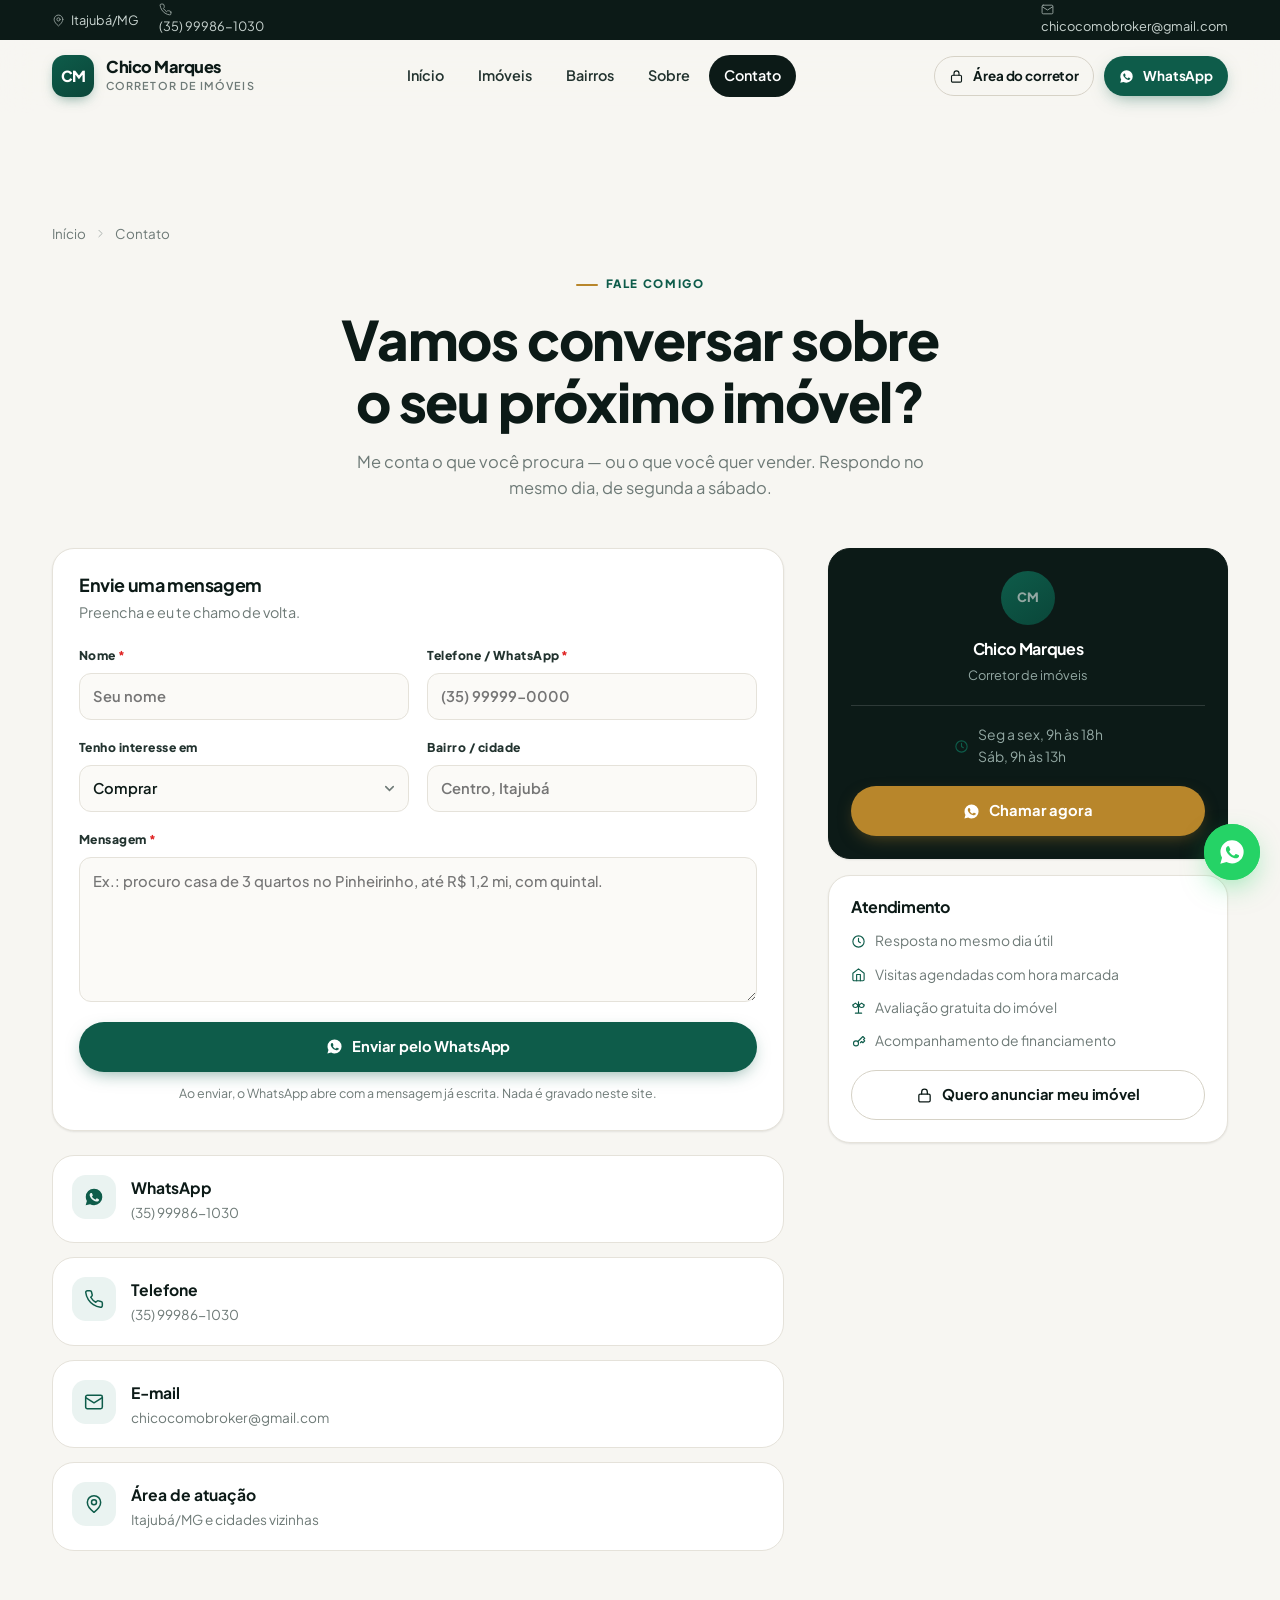
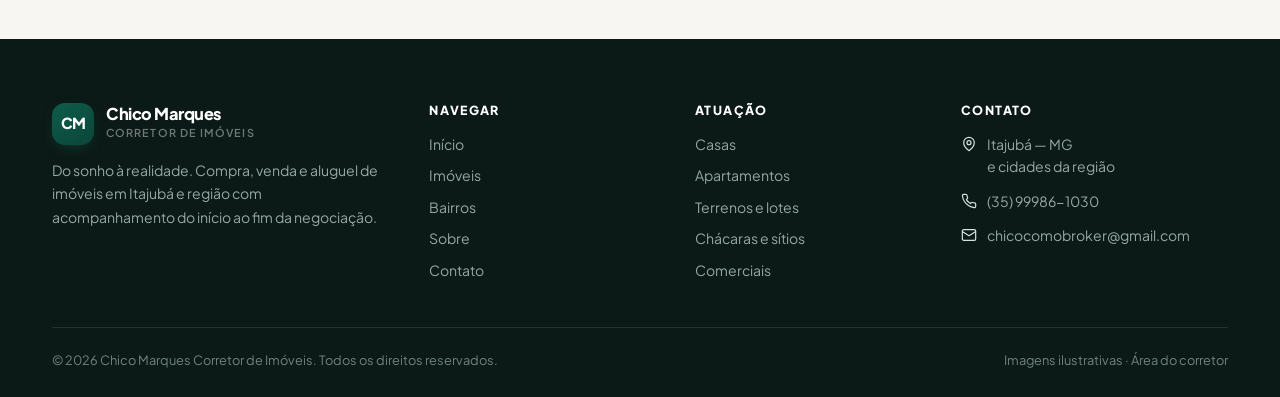
<file: contato.html>
<!DOCTYPE html>
<html lang="pt-BR">
<head>
<meta charset="utf-8">
<meta name="viewport" content="width=device-width,initial-scale=1">
<title>Contato · Chico Marques Corretor de Imóveis em Itajubá/MG</title>
<meta name="description" content="Fale com o Chico Marques para comprar, vender ou alugar imóveis em Itajubá e região. WhatsApp, telefone e e-mail.">
<meta name="theme-color" content="#0E5C4A">
<link rel="preconnect" href="https://fonts.googleapis.com">
<link rel="preconnect" href="https://fonts.gstatic.com" crossorigin>
<link href="https://fonts.googleapis.com/css2?family=Plus+Jakarta+Sans:ital,wght@0,400;0,500;0,600;0,700;0,800;1,400&display=swap" rel="stylesheet">
<link rel="stylesheet" href="assets/css/styles.css">
<link rel="icon" href="data:image/svg+xml,<svg xmlns='http://www.w3.org/2000/svg' viewBox='0 0 100 100'><rect width='100' height='100' rx='24' fill='%230E5C4A'/><text x='50' y='68' font-size='46' font-family='sans-serif' font-weight='800' fill='white' text-anchor='middle'>CM</text></svg>">
</head>
<body data-page="contato">
<main class="wrap section" id="app"></main>
<script src="assets/js/data.js"></script>
<script src="assets/js/app.js"></script>
<script>
(function(){
  var A = window.App, I = A.ICONS, esc = A.esc, $ = A.$;
  A.mountChrome({ativo:'Contato'}); A.mountFooter(); A.mountWA();
  var C = A.CONFIG;

  $('#app').innerHTML =
    '<nav class="crumb"><a href="index.html">Início</a>' + I.chevR + '<span>Contato</span></nav>' +
    '<div style="text-align:center;max-width:620px;margin:0 auto 46px">' +
      '<span class="eyebrow">Fale comigo</span>' +
      '<h1 style="margin-bottom:16px">Vamos conversar sobre<br>o seu próximo imóvel?</h1>' +
      '<p class="lead" style="margin-inline:auto">Me conta o que você procura — ou o que você quer vender. Respondo no mesmo dia, de segunda a sábado.</p>' +
    '</div>' +

    '<div class="contact-grid">' +
      '<div>' +
        '<div class="form-panel">' +
          '<h3 style="margin-bottom:6px">Envie uma mensagem</h3>' +
          '<p style="color:var(--muted);font-size:.9rem;margin-bottom:22px">Preencha e eu te chamo de volta.</p>' +
          '<form id="cForm" novalidate>' +
            '<div class="form-grid">' +
              '<div class="f"><label for="cNome">Nome<span class="req">*</span></label><input id="cNome" required placeholder="Seu nome"></div>' +
              '<div class="f"><label for="cTel">Telefone / WhatsApp<span class="req">*</span></label><input id="cTel" required inputmode="tel" placeholder="(35) 99999-0000"></div>' +
            '</div>' +
            '<div class="form-grid" style="margin-top:18px">' +
              '<div class="f"><label for="cFim">Tenho interesse em</label><select id="cFim">' +
                '<option>Comprar</option><option>Alugar</option><option>Vender meu imóvel</option><option>Indicar alguém</option><option>Outro assunto</option></select></div>' +
              '<div class="f"><label for="cBairro">Bairro / cidade</label><input id="cBairro" list="dlB" placeholder="Centro, Itajubá">' +
                '<datalist id="dlB">' + A.faceis().bairros.slice(0,40).map(function(b){return '<option value="'+esc(b)+'">';}).join('') + '</datalist></div>' +
            '</div>' +
            '<div class="f wide" style="margin-top:18px"><label for="cMsg">Mensagem<span class="req">*</span></label>' +
              '<textarea id="cMsg" required rows="5" placeholder="Ex.: procuro casa de 3 quartos no Pinheirinho, até R$ 1,2 mi, com quintal."></textarea></div>' +
            '<button class="btn btn-primary btn-block" type="submit" style="margin-top:20px" id="cSend">' + I.wa + 'Enviar pelo WhatsApp</button>' +
            '<p style="font-size:.78rem;color:var(--muted);margin-top:12px;text-align:center">Ao enviar, o WhatsApp abre com a mensagem já escrita. Nada é gravado neste site.</p>' +
          '</form>' +
        '</div>' +

        '<div class="contact-cards">' +
          '<a class="c-card" href="https://wa.me/' + C.foneLink + '" target="_blank" rel="noopener">' +
            '<span class="ico">' + I.wa + '</span><div><b>WhatsApp</b><span>' + esc(C.fone) + '</span></div></a>' +
          '<a class="c-card" href="tel:+' + C.foneLink + '">' +
            '<span class="ico">' + I.phone + '</span><div><b>Telefone</b><span>' + esc(C.fone) + '</span></div></a>' +
          '<a class="c-card" href="mailto:' + C.email + '">' +
            '<span class="ico">' + I.mail + '</span><div><b>E-mail</b><span>' + esc(C.email) + '</span></div></a>' +
          '<div class="c-card"><span class="ico">' + I.pin + '</span><div><b>Área de atuação</b>' +
            '<span>' + esc(C.cidade) + '/' + esc(C.uf) + ' e cidades vizinhas</span></div></div>' +
        '</div>' +
      '</div>' +

      '<aside style="display:grid;gap:16px">' +
        '<div class="side-card dark">' +
          '<div class="side-agent" style="justify-content:center;text-align:center;flex-direction:column;gap:0">' +
            '<span class="agent-av" style="margin-bottom:11px">CM</span>' +
            '<div><b>' + esc(C.nome) + '</b><span>Corretor de imóveis</span></div>' +
          '</div>' +
          '<div class="side-info" style="color:#93A8A3;justify-items:center">' +
            '<div>' + I.clock + '<span>Seg a sex, 9h às 18h<br>Sáb, 9h às 13h</span></div>' +
          '</div>' +
          '<a class="btn btn-gold btn-block" href="https://wa.me/' + C.foneLink + '" target="_blank" rel="noopener">' + I.wa + 'Chamar agora</a>' +
        '</div>' +
        '<div class="side-card">' +
          '<h3 style="margin-bottom:14px;font-size:1rem">Atendimento</h3>' +
          '<div class="side-info">' +
            '<div>' + I.clock + '<span>Resposta no mesmo dia útil</span></div>' +
            '<div>' + I.home + '<span>Visitas agendadas com hora marcada</span></div>' +
            '<div>' + I.scale + '<span>Avaliação gratuita do imóvel</span></div>' +
            '<div>' + I.key + '<span>Acompanhamento de financiamento</span></div>' +
          '</div>' +
          '<a class="btn btn-ghost btn-block" href="corretor.html">' + I.lock + 'Quero anunciar meu imóvel</a>' +
        '</div>' +
      '</aside>' +
    '</div>';

  $('#cForm').addEventListener('submit', function(e){
    e.preventDefault();
    var n = $('#cNome').value.trim(), t = $('#cTel').value.trim(), m = $('#cMsg').value.trim();
    if(!n || !t || !m){ A.toast('Preencha nome, telefone e mensagem.','err'); return; }
    var b = $('#cBairro').value.trim(), f = $('#cFim').value;
    var texto = 'Olá ' + C.nome + '! Meu nome é ' + n + ' (' + t + ').\n\n' +
      f + (b ? ' — ' + b : '') + '\n\n' + m;
    window.open(A.fmt.wa(texto), '_blank');
    A.toast('Abrindo o WhatsApp com sua mensagem.');
  });
})();
</script>
</body>
</html>
</file>
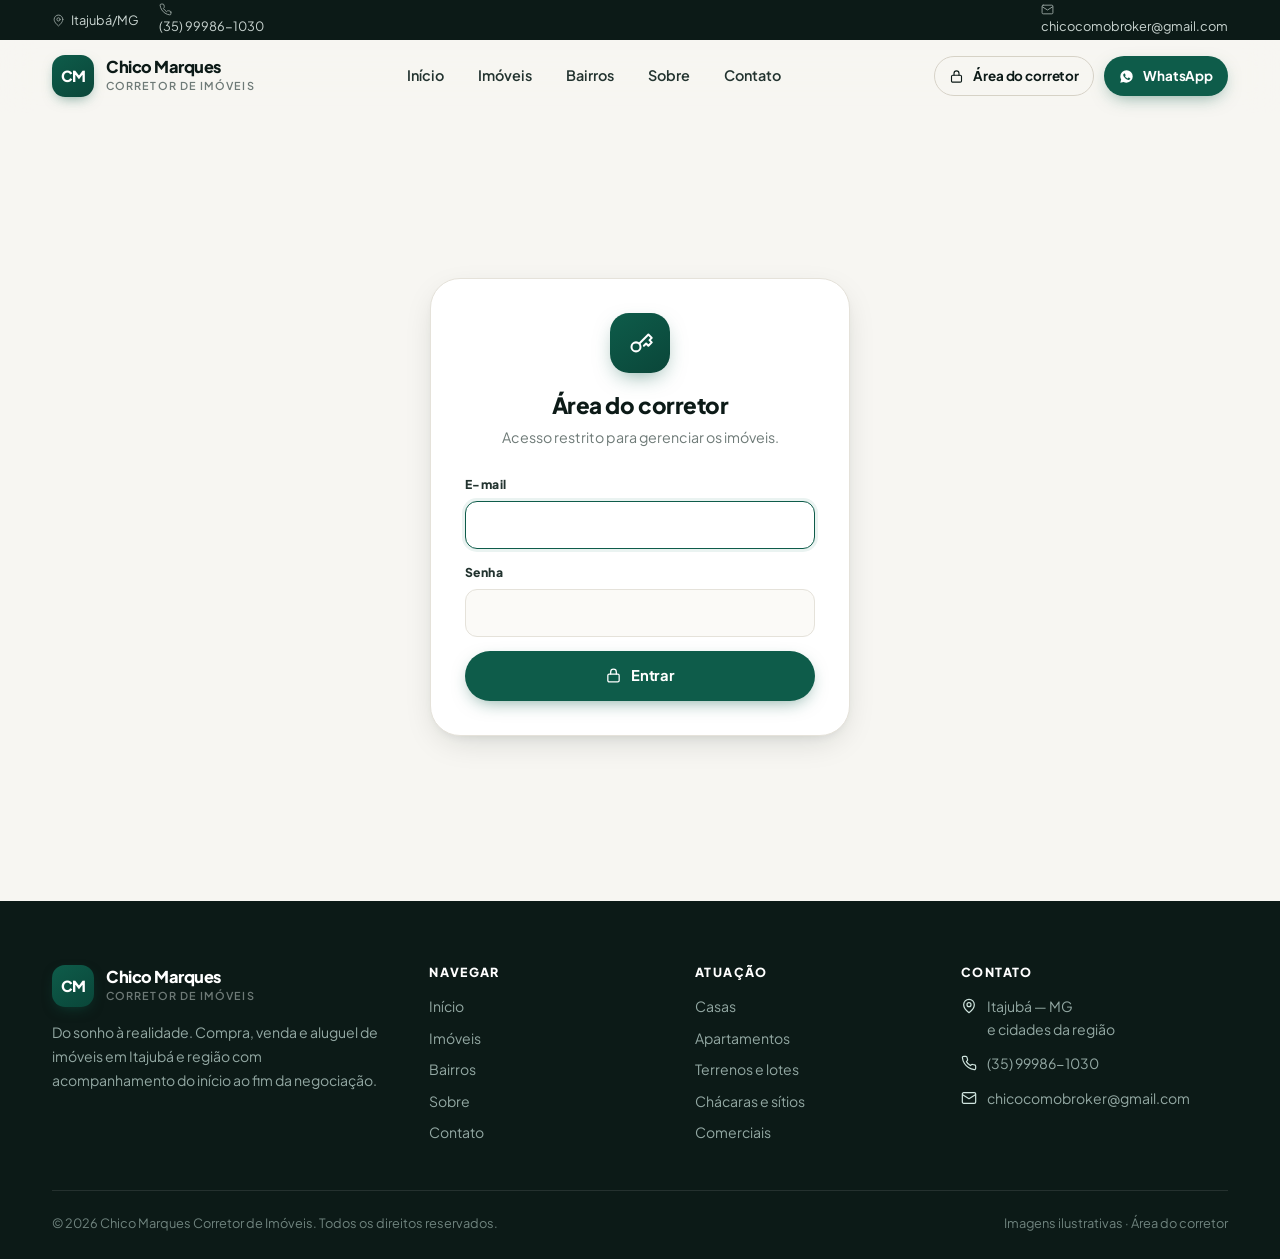
<file: corretor.html>
<!DOCTYPE html>
<html lang="pt-BR">
<head>
<meta charset="utf-8">
<meta name="viewport" content="width=device-width,initial-scale=1">
<title>Área do corretor · Chico Marques</title>
<meta name="robots" content="noindex, nofollow">
<meta name="theme-color" content="#0C1A17">
<link rel="preconnect" href="https://fonts.googleapis.com">
<link rel="preconnect" href="https://fonts.gstatic.com" crossorigin>
<link href="https://fonts.googleapis.com/css2?family=Plus+Jakarta+Sans:ital,wght@0,400;0,500;0,600;0,700;0,800;1,400&display=swap" rel="stylesheet">
<link rel="stylesheet" href="assets/css/styles.css">
<link rel="icon" href="data:image/svg+xml,<svg xmlns='http://www.w3.org/2000/svg' viewBox='0 0 100 100'><rect width='100' height='100' rx='24' fill='%230C1A17'/><text x='50' y='68' font-size='46' font-family='sans-serif' font-weight='800' fill='white' text-anchor='middle'>CM</text></svg>">
</head>
<body data-page="corretor">
<main id="app"></main>
<script src="assets/js/data.js"></script>
<script src="assets/js/supabase-config.js"></script>
<script src="assets/js/app.js"></script>
<script>CM.run('assets/js/admin.js')</script>
</body>
</html>
</file>
<file: assets/css/styles.css>
/* ============================================================
   Chico Marques — Corretor de Imóveis · Itajubá/MG
   Design system
   ============================================================ */

/* ---------- reset ---------- */
*,*::before,*::after{box-sizing:border-box}
*{margin:0;padding:0}
html{-webkit-text-size-adjust:100%;scroll-behavior:smooth}
img,svg,video{display:block;max-width:100%}
button,input,select,textarea{font:inherit;color:inherit}
button{background:none;border:0;cursor:pointer}
a{color:inherit;text-decoration:none}
ul,ol{list-style:none}

/* ---------- tokens ---------- */
:root{
  --ink:#0C1A17;
  --ink-2:#22332F;
  --muted:#6E7A77;
  --muted-2:#8C9995;

  --bg:#F7F6F2;
  --surface:#FFFFFF;
  --surface-2:#FBFAF7;
  --line:#E5E2DA;
  --line-2:#D6D2C6;

  --brand:#0E5C4A;
  --brand-700:#0A4639;
  --brand-600:#115F4B;
  --brand-100:#CFE4DE;
  --brand-50:#EAF3F1;

  --gold:#B8862B;
  --gold-50:#F7EFE0;

  --venda:#0E5C4A;
  --aluguel:#1D4ED8;

  --r-sm:10px; --r:16px; --r-lg:22px; --r-xl:30px; --r-full:999px;

  --sh-1:0 1px 2px rgba(12,26,23,.05), 0 1px 3px rgba(12,26,23,.04);
  --sh-2:0 2px 6px rgba(12,26,23,.05), 0 8px 20px -6px rgba(12,26,23,.10);
  --sh-3:0 10px 34px -10px rgba(12,26,23,.18), 0 4px 10px -4px rgba(12,26,23,.08);
  --sh-4:0 24px 60px -18px rgba(12,26,23,.30);

  --ff:'Plus Jakarta Sans',-apple-system,BlinkMacSystemFont,'Segoe UI',Roboto,sans-serif;
  --maxw:1240px;
  --hdr:72px;
}

/* ---------- base ---------- */
body{
  font-family:var(--ff);
  background:var(--bg);
  color:var(--ink);
  font-size:16px;
  line-height:1.6;
  -webkit-font-smoothing:antialiased;
  overflow-x:hidden;
}
body.no-scroll{overflow:hidden}
h1,h2,h3,h4{line-height:1.15;letter-spacing:-.022em;font-weight:800}
h1{font-size:clamp(2rem,4.6vw,3.4rem)}
h2{font-size:clamp(1.5rem,2.8vw,2.2rem)}
h3{font-size:1.12rem;font-weight:700}
small{font-size:.82rem}
img{background:var(--line)}

.wrap{width:100%;max-width:var(--maxw);margin-inline:auto;padding-inline:clamp(16px,4vw,32px)}
.sr{position:absolute;width:1px;height:1px;padding:0;margin:-1px;overflow:hidden;clip:rect(0 0 0 0);white-space:nowrap;border:0}
.eyebrow{
  display:inline-flex;align-items:center;gap:8px;
  font-size:.72rem;font-weight:800;letter-spacing:.14em;text-transform:uppercase;
  color:var(--brand);margin-bottom:14px;
}
.eyebrow::before{content:"";width:22px;height:2px;background:var(--gold);border-radius:2px}
.lead{color:var(--muted);font-size:1.03rem;max-width:62ch}
.mono{font-variant-numeric:tabular-nums}

/* ---------- buttons ---------- */
.btn{
  display:inline-flex;align-items:center;justify-content:center;gap:9px;
  padding:12px 20px;border-radius:var(--r-full);
  font-weight:700;font-size:.92rem;letter-spacing:-.01em;
  border:1.5px solid transparent;cursor:pointer;
  transition:transform .16s ease,box-shadow .2s ease,background .2s ease,color .2s ease,border-color .2s ease;
  white-space:nowrap;
}
.btn:active{transform:translateY(1px) scale(.99)}
.btn svg{width:17px;height:17px;flex:none}
.btn-primary{background:var(--brand);color:#fff;box-shadow:0 6px 18px -6px rgba(14,92,74,.55)}
.btn-primary:hover{background:var(--brand-700);box-shadow:0 10px 26px -8px rgba(14,92,74,.6)}
.btn-gold{background:var(--gold);color:#fff;box-shadow:0 6px 18px -6px rgba(184,134,43,.5)}
.btn-gold:hover{filter:brightness(.93)}
.btn-ghost{background:transparent;border-color:var(--line-2);color:var(--ink)}
.btn-ghost:hover{border-color:var(--ink);background:var(--surface)}
.btn-light{background:rgba(255,255,255,.13);border-color:rgba(255,255,255,.4);color:#fff;backdrop-filter:blur(10px)}
.btn-light:hover{background:rgba(255,255,255,.24)}
.btn-white{background:#fff;color:var(--ink);box-shadow:var(--sh-2)}
.btn-white:hover{box-shadow:var(--sh-3)}
.btn-danger{background:#FEF2F2;color:#B42318;border-color:#FBD5D5}
.btn-danger:hover{background:#FEE2E2}
.btn-sm{padding:8px 14px;font-size:.84rem}
.btn-sm svg{width:15px;height:15px}
.btn-block{width:100%}
.btn[disabled]{opacity:.5;pointer-events:none}

/* ---------- topbar ---------- */
.topbar{background:var(--ink);color:#C9D4D0;font-size:.8rem}
.topbar .wrap{display:flex;align-items:center;justify-content:space-between;gap:20px;height:40px}
.topbar a:hover{color:#fff}
.topbar-l{display:flex;align-items:center;gap:20px}
.topbar span{display:inline-flex;align-items:center;gap:6px}
.topbar svg{width:13px;height:13px;opacity:.7}

/* ---------- header ---------- */
.header{
  position:sticky;top:0;z-index:80;
  background:rgba(247,246,242,.82);
  backdrop-filter:saturate(180%) blur(16px);
  border-bottom:1px solid transparent;
  transition:border-color .25s,box-shadow .25s,background .25s;
}
.header.stuck{border-bottom-color:var(--line);box-shadow:0 2px 14px -8px rgba(12,26,23,.2)}
.header .wrap{display:flex;align-items:center;justify-content:space-between;gap:24px;height:var(--hdr)}
.brand{display:flex;align-items:center;gap:12px;flex:none}
.brand-mark{
  width:42px;height:42px;border-radius:13px;flex:none;
  background:linear-gradient(145deg,var(--brand) 0%,var(--brand-700) 100%);
  color:#fff;display:grid;place-items:center;font-weight:800;font-size:.95rem;letter-spacing:-.04em;
  box-shadow:0 5px 14px -5px rgba(14,92,74,.6);
}
.brand-txt strong{display:block;font-size:1.02rem;font-weight:800;letter-spacing:-.03em;line-height:1.15}
.brand-txt span{display:block;font-size:.68rem;color:var(--muted);letter-spacing:.1em;text-transform:uppercase;font-weight:600}

.nav{display:flex;align-items:center;gap:4px}
.nav a{
  padding:9px 15px;border-radius:var(--r-full);font-size:.9rem;font-weight:600;color:var(--ink-2);
  transition:background .18s,color .18s;
}
.nav a:hover{background:var(--brand-50);color:var(--brand)}
.nav a.on{background:var(--ink);color:#fff}
.header-cta{display:flex;align-items:center;gap:10px;flex:none}

.burger{display:none;width:42px;height:42px;border-radius:12px;border:1.5px solid var(--line-2);place-items:center}
.burger svg{width:20px;height:20px}

/* mobile drawer */
.drawer{
  position:fixed;inset:0;z-index:120;visibility:hidden;
  overflow:hidden;   /* sem isso o painel fechado (translateX(100%)) estica a página */
}
.drawer.open{visibility:visible}
.drawer-bd{position:absolute;inset:0;background:rgba(12,26,23,.5);opacity:0;transition:opacity .28s}
.drawer.open .drawer-bd{opacity:1}
.drawer-panel{
  position:absolute;top:0;right:0;height:100%;width:min(330px,86vw);
  background:var(--surface);box-shadow:var(--sh-4);
  transform:translateX(100%);transition:transform .3s cubic-bezier(.4,0,.2,1);
  display:flex;flex-direction:column;padding:20px;
}
.drawer.open .drawer-panel{transform:none}
.drawer-panel nav{display:flex;flex-direction:column;gap:2px;margin-top:22px}
.drawer-panel nav a{padding:14px 16px;border-radius:14px;font-weight:700;font-size:1rem}
.drawer-panel nav a:hover{background:var(--brand-50);color:var(--brand)}
.drawer-x{margin-left:auto;width:40px;height:40px;border-radius:12px;display:grid;place-items:center;background:var(--bg)}
.drawer-x svg{width:19px;height:19px}
.drawer-foot{margin-top:auto;display:grid;gap:10px}

/* ---------- hero ---------- */
.hero{position:relative;isolation:isolate;color:#fff;overflow:hidden;background:var(--ink)}
.hero-bg{position:absolute;inset:0;z-index:-2}
.hero-bg img{width:100%;height:100%;object-fit:cover;opacity:.42}
.hero-bg::after{
  content:"";position:absolute;inset:0;
  background:
    radial-gradient(1100px 600px at 12% 8%, rgba(14,92,74,.55), transparent 62%),
    linear-gradient(178deg, rgba(12,26,23,.78) 0%, rgba(12,26,23,.62) 42%, rgba(12,26,23,.94) 100%);
}
.hero .wrap{padding-block:clamp(52px,8vw,96px) clamp(40px,6vw,64px);position:relative}
.hero-tag{
  display:inline-flex;align-items:center;gap:9px;padding:7px 15px 7px 8px;border-radius:var(--r-full);
  background:rgba(255,255,255,.12);border:1px solid rgba(255,255,255,.22);
  backdrop-filter:blur(10px);font-size:.8rem;font-weight:600;margin-bottom:24px;
}
.hero-tag b{
  background:var(--gold);color:#fff;font-size:.66rem;font-weight:800;letter-spacing:.08em;
  text-transform:uppercase;padding:4px 9px;border-radius:var(--r-full);
}
.hero h1{max-width:16ch;margin-bottom:20px}
.hero h1 em{font-style:normal;color:#8FD6C2}
.hero p.lead{color:#C2D0CC;font-size:clamp(1rem,1.4vw,1.12rem);max-width:52ch;margin-bottom:34px}
.hero-actions{display:flex;flex-wrap:wrap;gap:12px;margin-bottom:44px}

/* busca */
.search{
  background:rgba(255,255,255,.1);
  border:1px solid rgba(255,255,255,.2);
  backdrop-filter:blur(18px) saturate(160%);
  border-radius:var(--r-xl);
  padding:10px;display:grid;gap:8px;
  grid-template-columns:repeat(4,1fr) auto;
  box-shadow:var(--sh-4);
}
.search-field{position:relative;display:flex;align-items:center}
.search-field svg{position:absolute;left:16px;width:17px;height:17px;color:#8FA5A0;pointer-events:none}
.search-field select{
  width:100%;appearance:none;-webkit-appearance:none;
  background:transparent;border:0;outline:0;
  color:#fff;font-weight:600;font-size:.93rem;
  padding:14px 34px 14px 44px;border-radius:var(--r-lg);cursor:pointer;
  transition:background .2s;
}
.search-field select:hover{background:rgba(255,255,255,.08)}
.search-field select option{background:var(--surface);color:var(--ink);font-weight:500}
.search-field select:invalid,.search-field select.ph{color:#A9BCB8}
.search-field::after{
  content:"";position:absolute;right:18px;width:7px;height:7px;pointer-events:none;
  border-right:2px solid #8FA5A0;border-bottom:2px solid #8FA5A0;transform:rotate(45deg) translateY(-2px);
}
.search .btn{align-self:stretch;border-radius:var(--r-lg);padding-inline:26px}
.search-div{display:none}

/* stats */
.stats{
  position:relative;margin-top:-1px;
  background:var(--ink);color:#fff;
  border-top:1px solid rgba(255,255,255,.1);
}
.stats .wrap{
  display:grid;grid-template-columns:repeat(4,1fr);
  padding-block:26px;gap:20px;
}
.stat b{display:block;font-size:clamp(1.4rem,2.6vw,1.95rem);font-weight:800;letter-spacing:-.03em;line-height:1.1}
.stat span{font-size:.79rem;color:#93A8A3;letter-spacing:.02em}
.stat + .stat{border-left:1px solid rgba(255,255,255,.1);padding-left:24px}

/* ---------- seções ---------- */
.section{padding-block:clamp(52px,7vw,88px)}
.section-head{display:flex;align-items:flex-end;justify-content:space-between;gap:24px;flex-wrap:wrap;margin-bottom:34px}
.section-head .lead{margin-top:10px}

/* ---------- toolbar / filtros ---------- */
.toolbar{
  position:sticky;top:var(--hdr);z-index:60;
  background:rgba(247,246,242,.93);
  backdrop-filter:saturate(180%) blur(14px);
  border-bottom:1px solid var(--line);
  padding-block:14px;
}
.toolbar-row{display:flex;align-items:center;gap:12px;flex-wrap:wrap}
.chips{display:flex;gap:8px;flex-wrap:wrap;flex:1;min-width:0}
.chip{
  padding:8px 16px;border-radius:var(--r-full);
  border:1.5px solid var(--line-2);background:var(--surface);
  font-size:.86rem;font-weight:700;color:var(--ink-2);
  transition:all .18s ease;white-space:nowrap;
}
.chip:hover{border-color:var(--brand);color:var(--brand)}
.chip.on{background:var(--brand);border-color:var(--brand);color:#fff;box-shadow:0 5px 14px -6px rgba(14,92,74,.6)}
.chip .n{opacity:.6;font-weight:600;margin-left:3px}
.filter-btn{
  display:inline-flex;align-items:center;gap:8px;padding:8px 16px;border-radius:var(--r-full);
  border:1.5px solid var(--line-2);background:var(--surface);font-size:.86rem;font-weight:700;
  transition:all .18s;white-space:nowrap;
}
.filter-btn:hover{border-color:var(--brand);color:var(--brand)}
.filter-btn.on{background:var(--ink);border-color:var(--ink);color:#fff}
.filter-btn svg{width:15px;height:15px}
.filter-btn .n{
  background:var(--gold);color:#fff;font-size:.7rem;font-weight:800;
  min-width:18px;height:18px;border-radius:var(--r-full);display:grid;place-items:center;padding-inline:5px;
}

/* painel de filtros */
.filters{
  overflow:hidden;max-height:0;opacity:0;
  transition:max-height .38s cubic-bezier(.4,0,.2,1),opacity .28s,margin .38s;
  margin-top:0;
}
.filters.open{max-height:620px;opacity:1;margin-top:14px}
.filters-inner{
  background:var(--surface);border:1px solid var(--line);border-radius:var(--r-lg);
  padding:22px;box-shadow:var(--sh-1);
  display:grid;gap:20px;
  grid-template-columns:repeat(auto-fit,minmax(185px,1fr));
}
.fgroup{display:flex;flex-direction:column;gap:7px;min-width:0}
.fgroup>label{font-size:.72rem;font-weight:800;letter-spacing:.09em;text-transform:uppercase;color:var(--muted)}
.fgroup select,.fgroup input{
  width:100%;appearance:none;-webkit-appearance:none;
  background:var(--surface-2);border:1.5px solid var(--line);border-radius:12px;
  padding:11px 13px;font-size:.9rem;font-weight:600;outline:0;transition:border-color .18s,background .18s;
}
.fgroup select{
  background-image:url("data:image/svg+xml,%3Csvg xmlns='http://www.w3.org/2000/svg' viewBox='0 0 24 24' fill='none' stroke='%236E7A77' stroke-width='2.5' stroke-linecap='round'%3E%3Cpath d='m6 9 6 6 6-6'/%3E%3C/svg%3E");
  background-repeat:no-repeat;background-position:right 11px center;background-size:15px;padding-right:34px;
}
.fgroup select:hover,.fgroup input:hover{border-color:var(--line-2)}
.fgroup select:focus,.fgroup input:focus{border-color:var(--brand);background:#fff;box-shadow:0 0 0 3px var(--brand-50)}
.fgroup input::placeholder{color:var(--muted-2);font-weight:500}
.price-row{display:grid;grid-template-columns:1fr auto 1fr;align-items:center;gap:8px}
.price-row span{color:var(--muted-2);font-size:.8rem}
.filt-actions{grid-column:1/-1;display:flex;gap:10px;flex-wrap:wrap;padding-top:4px;border-top:1px solid var(--line);margin-top:2px}
.filt-actions .spacer{flex:1}

.result-bar{display:flex;align-items:center;justify-content:space-between;gap:16px;flex-wrap:wrap;margin-bottom:22px}
.result-count{font-size:.92rem;color:var(--muted)}
.result-count b{color:var(--ink);font-weight:800}
.result-right{display:flex;align-items:center;gap:10px}
.result-right label{font-size:.8rem;color:var(--muted);font-weight:600}
.result-right select{
  appearance:none;-webkit-appearance:none;background:var(--surface);
  border:1.5px solid var(--line);border-radius:var(--r-full);
  padding:8px 34px 8px 15px;font-size:.85rem;font-weight:700;cursor:pointer;outline:0;
  background-image:url("data:image/svg+xml,%3Csvg xmlns='http://www.w3.org/2000/svg' viewBox='0 0 24 24' fill='none' stroke='%236E7A77' stroke-width='2.5' stroke-linecap='round'%3E%3Cpath d='m6 9 6 6 6-6'/%3E%3C/svg%3E");
  background-repeat:no-repeat;background-position:right 12px center;background-size:14px;
}
.viewtoggle{display:flex;gap:2px;background:var(--surface);border:1.5px solid var(--line);border-radius:var(--r-full);padding:3px}
.viewtoggle button{padding:6px 11px;border-radius:var(--r-full);color:var(--muted);display:grid;place-items:center}
.viewtoggle button.on{background:var(--ink);color:#fff}
.viewtoggle svg{width:16px;height:16px}

/* ---------- grid + card ---------- */
.grid{
  display:grid;gap:clamp(18px,2.2vw,26px);
  grid-template-columns:repeat(auto-fill,minmax(310px,1fr));
}
.grid.list{grid-template-columns:1fr;gap:20px}

.card{
  background:var(--surface);border:1px solid var(--line);border-radius:var(--r-lg);
  overflow:hidden;display:flex;flex-direction:column;
  transition:transform .28s cubic-bezier(.2,.8,.3,1),box-shadow .28s,border-color .28s;
  position:relative;
}
.card:hover{transform:translateY(-5px);box-shadow:var(--sh-3);border-color:var(--line-2)}
.card-media{position:relative;aspect-ratio:4/3;overflow:hidden;background:var(--line)}
.card-media img{width:100%;height:100%;object-fit:cover;transition:transform .6s cubic-bezier(.2,.8,.3,1)}
.card:hover .card-media img{transform:scale(1.07)}
.card-media::after{
  content:"";position:absolute;inset:0;
  background:linear-gradient(to top,rgba(12,26,23,.5) 0%,transparent 42%);
  opacity:.85;pointer-events:none;
}
.card-badges{position:absolute;top:13px;left:13px;display:flex;gap:6px;z-index:2;flex-wrap:wrap}
.badge{
  padding:5px 12px;border-radius:var(--r-full);font-size:.7rem;font-weight:800;
  letter-spacing:.05em;text-transform:uppercase;backdrop-filter:blur(8px);
}
.badge.venda{background:rgba(14,92,74,.94);color:#fff}
.badge.aluguel{background:rgba(29,78,216,.94);color:#fff}
.badge.destaque{background:rgba(184,134,43,.96);color:#fff}
.badge.off{background:rgba(12,26,23,.8);color:#fff}
.card-price{
  position:absolute;bottom:13px;left:14px;z-index:2;color:#fff;
  font-size:1.28rem;font-weight:800;letter-spacing:-.03em;text-shadow:0 2px 12px rgba(0,0,0,.45);
}
.card-price small{font-size:.72rem;font-weight:600;opacity:.85;display:block;letter-spacing:0;margin-bottom:-2px}
.card-fav{
  position:absolute;top:13px;right:13px;z-index:3;
  width:36px;height:36px;border-radius:var(--r-full);
  background:rgba(255,255,255,.9);backdrop-filter:blur(8px);
  display:grid;place-items:center;box-shadow:var(--sh-1);
  transition:transform .2s,background .2s;
}
.card-fav:hover{transform:scale(1.1)}
.card-fav svg{width:18px;height:18px;color:var(--ink-2);transition:fill .2s,color .2s}
.card-fav.on svg{fill:#E02424;color:#E02424}
.card-body{padding:17px 18px 19px;display:flex;flex-direction:column;gap:11px;flex:1}
.card-title{font-size:1.05rem;font-weight:800;letter-spacing:-.025em;line-height:1.3}
.card-loc{display:flex;align-items:center;gap:6px;color:var(--muted);font-size:.87rem}
.card-loc svg{width:14px;height:14px;flex:none;color:var(--brand)}
.card-specs{
  display:grid;grid-template-columns:repeat(4,1fr);gap:2px;
  padding-top:13px;margin-top:auto;border-top:1px solid var(--line);
}
.spec{text-align:center;padding:0 2px}
.spec b{display:block;font-size:.94rem;font-weight:800;letter-spacing:-.02em;line-height:1.2}
.spec b s{text-decoration:none;font-size:.72em;font-weight:600;color:var(--muted)}
.spec span{display:block;font-size:.66rem;color:var(--muted-2);text-transform:uppercase;letter-spacing:.05em;margin-top:2px}
.card-foot{
  display:flex;align-items:center;justify-content:space-between;gap:10px;
  padding-top:13px;margin-top:2px;border-top:1px solid var(--line);
}
.card-code{font-size:.72rem;color:var(--muted-2);font-weight:700;letter-spacing:.06em}
.card-cta{
  display:inline-flex;align-items:center;gap:6px;font-size:.84rem;font-weight:800;color:var(--brand);
}
.card-cta svg{width:15px;height:15px;transition:transform .2s}
.card:hover .card-cta svg{transform:translateX(3px)}

/* card list */
.grid.list .card{flex-direction:row}
.grid.list .card-media{width:300px;flex:none;aspect-ratio:auto}
.grid.list .card-badges,.grid.list .card-price{left:13px;top:13px;bottom:auto}
.grid.list .card-price{top:auto;bottom:13px}
.grid.list .card-fav{top:13px;right:13px}
.grid.list .card-body{padding:22px 24px}
.grid.list .card-title{font-size:1.3rem}
.grid.list .card-specs{max-width:420px}

/* skeleton */
.skel{background:var(--surface);border:1px solid var(--line);border-radius:var(--r-lg);overflow:hidden}
.skel .s-media{aspect-ratio:4/3;background:linear-gradient(100deg,var(--line) 30%,#EFEDE7 50%,var(--line) 70%);background-size:220% 100%;animation:sh 1.3s infinite}
.skel .s-body{padding:18px;display:grid;gap:10px}
.skel .s-bar{height:11px;border-radius:6px;background:linear-gradient(100deg,var(--line) 30%,#EFEDE7 50%,var(--line) 70%);background-size:220% 100%;animation:sh 1.3s infinite}
.skel .s-bar.w60{width:60%}
.skel .s-bar.w40{width:40%}
@keyframes sh{0%{background-position:200% 0}100%{background-position:-20% 0}}

/* fallback de imagem quebrada */
.img-fallback{
  position:absolute;inset:0;z-index:1;
  display:flex;flex-direction:column;align-items:center;justify-content:center;gap:9px;
  background:linear-gradient(140deg,var(--brand-50),var(--surface-2));
  color:var(--brand);text-align:center;padding:16px;
}
.img-fallback svg{width:30px;height:30px;opacity:.55}
.img-fallback span{font-size:.79rem;font-weight:700;opacity:.75;line-height:1.4;max-width:80%}
.gal-main,.card-media,.gal-thumb,.photo-item,.tbl .c-im img,.about-media{position:relative}

/* empty */
.empty{
  text-align:center;padding:clamp(46px,8vw,80px) 24px;
  background:var(--surface);border:1.5px dashed var(--line-2);border-radius:var(--r-xl);
}
.empty .ico{
  width:62px;height:62px;border-radius:20px;background:var(--brand-50);color:var(--brand);
  display:grid;place-items:center;margin:0 auto 20px;
}
.empty .ico svg{width:28px;height:28px}
.empty h3{margin-bottom:9px}
.empty p{color:var(--muted);max-width:44ch;margin:0 auto 22px}

/* ---------- destaque / destaque band ---------- */
.band{background:var(--ink);color:#fff;padding-block:clamp(52px,7vw,84px);position:relative;overflow:hidden}
.band::before{
  content:"";position:absolute;top:-40%;right:-10%;width:640px;height:640px;border-radius:50%;
  background:radial-gradient(circle,rgba(14,92,74,.5),transparent 66%);
}
.band .wrap{position:relative}
.band h2{color:#fff;max-width:18ch}
.band .lead{color:#A9BCB8;margin-top:14px}
.band-grid{display:grid;grid-template-columns:1.05fr .95fr;gap:clamp(32px,5vw,64px);align-items:center}
.pill-list{display:grid;gap:14px;margin-top:30px}
.pill-row{
  display:flex;gap:15px;align-items:flex-start;
  padding:17px;border-radius:var(--r);
  background:rgba(255,255,255,.055);border:1px solid rgba(255,255,255,.1);
  transition:background .22s,transform .22s;
}
.pill-row:hover{background:rgba(255,255,255,.1);transform:translateX(4px)}
.pill-row .n{
  width:34px;height:34px;flex:none;border-radius:11px;background:var(--gold);color:#fff;
  display:grid;place-items:center;font-weight:800;font-size:.86rem;
}
.pill-row b{display:block;font-size:.98rem;margin-bottom:3px}
.pill-row span{font-size:.86rem;color:#93A8A3;line-height:1.5}
.quote{
  background:rgba(255,255,255,.055);border:1px solid rgba(255,255,255,.12);
  border-radius:var(--r-xl);padding:clamp(26px,3.4vw,38px);backdrop-filter:blur(10px);
}
.quote-mark{font-size:3.4rem;line-height:.6;color:var(--gold);font-family:Georgia,serif;margin-bottom:14px}
.quote p{font-size:clamp(1.02rem,1.5vw,1.18rem);line-height:1.65;color:#DCE5E2;font-style:italic}
.quote footer{margin-top:22px;padding-top:18px;border-top:1px solid rgba(255,255,255,.12);display:flex;align-items:center;gap:13px}
.quote footer .av{
  width:44px;height:44px;border-radius:50%;background:var(--brand);color:#fff;
  display:grid;place-items:center;font-weight:800;flex:none;
}
.quote footer b{display:block;font-size:.92rem}
.quote footer span{font-size:.78rem;color:#93A8A3}

/* bairros */
.neigh{display:grid;grid-template-columns:repeat(auto-fill,minmax(210px,1fr));gap:14px}
.neigh a{
  position:relative;height:132px;border-radius:var(--r);overflow:hidden;
  display:flex;flex-direction:column;align-items:flex-start;justify-content:flex-end;
  padding:16px;color:#fff;
  background:var(--ink-2);transition:transform .28s,box-shadow .28s;
}
.neigh a:hover{transform:translateY(-4px);box-shadow:var(--sh-3)}
.neigh img{position:absolute;inset:0;width:100%;height:100%;object-fit:cover;opacity:.62;transition:transform .55s,opacity .3s}
.neigh a:hover img{transform:scale(1.09);opacity:.5}
.neigh a::after{content:"";position:absolute;inset:0;background:linear-gradient(to top,rgba(12,26,23,.9),transparent 66%)}
.neigh b{position:relative;z-index:2;font-size:1rem;letter-spacing:-.02em;line-height:1.3}
.neigh span{position:relative;z-index:2;font-size:.75rem;color:#C2D0CC;display:block;margin-top:1px}

/* ---------- CTA ---------- */
.cta{background:linear-gradient(140deg,var(--brand) 0%,var(--brand-700) 100%);color:#fff;padding-block:clamp(46px,6vw,72px);position:relative;overflow:hidden}
.cta::after{
  content:"";position:absolute;bottom:-55%;left:-12%;width:620px;height:620px;border-radius:50%;
  background:radial-gradient(circle,rgba(255,255,255,.1),transparent 66%);
}
.cta .wrap{display:flex;align-items:center;justify-content:space-between;gap:32px;flex-wrap:wrap;position:relative}
.cta h2{color:#fff;font-size:clamp(1.5rem,2.6vw,2rem);max-width:20ch}
.cta p{color:rgba(255,255,255,.82);margin-top:12px;max-width:48ch}
.cta-actions{display:flex;gap:12px;flex-wrap:wrap}

/* ---------- footer ---------- */
.footer{background:var(--ink);color:#93A8A3;padding-block:clamp(44px,5vw,64px) 26px;font-size:.88rem}
.footer-grid{display:grid;grid-template-columns:1.5fr 1fr 1fr 1.2fr;gap:clamp(24px,3.4vw,44px)}
.footer .brand-txt strong{color:#fff}
.footer h4{color:#fff;font-size:.78rem;letter-spacing:.11em;text-transform:uppercase;font-weight:800;margin-bottom:16px}
.footer-links{display:grid;gap:9px}
.footer-links a:hover{color:#fff}
.footer-contact{display:grid;gap:12px}
.footer-contact div{display:flex;gap:10px;align-items:flex-start}
.footer-contact svg{width:16px;height:16px;flex:none;margin-top:3px;color:var(--brand-100)}
.footer-bottom{
  margin-top:clamp(30px,4vw,46px);padding-top:22px;border-top:1px solid rgba(255,255,255,.1);
  display:flex;justify-content:space-between;gap:16px;flex-wrap:wrap;font-size:.8rem;color:#6F837E;
}
.footer-bottom a:hover{color:#fff}

/* ---------- whatsapp float ---------- */
.wa-float{
  position:fixed;right:20px;bottom:20px;z-index:70;
  width:56px;height:56px;border-radius:var(--r-full);
  background:#25D366;color:#fff;display:grid;place-items:center;
  box-shadow:0 10px 28px -6px rgba(37,211,102,.5);
  transition:transform .22s,box-shadow .22s;
}
.wa-float:hover{transform:scale(1.09)}
.wa-float svg{width:28px;height:28px}
.wa-float::after{
  content:"";position:absolute;inset:0;border-radius:50%;border:2px solid #25D366;
  animation:ring 2.4s infinite;
}
@keyframes ring{0%{transform:scale(1);opacity:.7}100%{transform:scale(1.7);opacity:0}}

/* ---------- toast ---------- */
.toasts{position:fixed;left:50%;bottom:26px;transform:translateX(-50%);z-index:200;display:grid;gap:9px;width:min(420px,92vw)}
.toast{
  background:var(--ink);color:#fff;padding:13px 18px;border-radius:var(--r);
  box-shadow:var(--sh-4);display:flex;align-items:center;gap:11px;
  font-size:.9rem;font-weight:600;animation:tin .3s cubic-bezier(.2,.8,.3,1);
}
.toast svg{width:18px;height:18px;flex:none}
.toast.ok svg{color:#5FE3A1}
.toast.err svg{color:#FF8A8A}
@keyframes tin{from{opacity:0;transform:translateY(16px) scale(.96)}}

/* ---------- modal ---------- */
.modal{position:fixed;inset:0;z-index:150;display:grid;place-items:center;padding:18px;visibility:hidden}
.modal.open{visibility:visible}
.modal-bd{position:absolute;inset:0;background:rgba(12,26,23,.62);backdrop-filter:blur(4px);opacity:0;transition:opacity .25s}
.modal.open .modal-bd{opacity:1}
.modal-box{
  position:relative;background:var(--surface);border-radius:var(--r-xl);
  width:min(560px,100%);max-height:90vh;overflow:auto;
  box-shadow:var(--sh-4);transform:scale(.95) translateY(12px);opacity:0;
  transition:transform .3s cubic-bezier(.2,.8,.3,1),opacity .25s;
}
.modal.open .modal-box{transform:none;opacity:1}
.modal-box.wide{width:min(880px,100%)}
.modal-head{
  display:flex;align-items:center;justify-content:space-between;gap:16px;
  padding:20px 24px;border-bottom:1px solid var(--line);position:sticky;top:0;background:var(--surface);z-index:2;
}
.modal-head h3{font-size:1.1rem}
.modal-x{width:36px;height:36px;border-radius:10px;display:grid;place-items:center;background:var(--bg);color:var(--muted)}
.modal-x:hover{background:var(--line);color:var(--ink)}
.modal-x svg{width:18px;height:18px}
.modal-body{padding:24px}
.modal-foot{display:flex;gap:10px;justify-content:flex-end;padding:18px 24px;border-top:1px solid var(--line);background:var(--surface-2)}

/* ============================================================
   PÁGINA DE IMÓVEL
   ============================================================ */
.crumb{display:flex;align-items:center;gap:8px;flex-wrap:wrap;font-size:.84rem;color:var(--muted);padding-block:22px}
.crumb a:hover{color:var(--brand)}
.crumb svg{width:13px;height:13px;opacity:.55}

.detail{padding-bottom:clamp(52px,7vw,80px)}
.detail-grid{display:grid;grid-template-columns:1fr 372px;gap:clamp(28px,3.4vw,44px);align-items:start}

.gallery{display:grid;gap:10px;grid-template-columns:repeat(4,1fr)}
/* a faixa de miniaturas é um item só do grid: precisa ocupar as 4 colunas
   e virar grid próprio, senão as fotos empilham embaixo da principal */
.gallery > #galThumbs{
  grid-column:1/-1;display:grid;gap:10px;
  grid-template-columns:repeat(4,1fr);
}
.gal-main{
  grid-column:1/-1;aspect-ratio:16/10;border-radius:var(--r-lg);overflow:hidden;
  background:var(--line);position:relative;cursor:zoom-in;
}
.gal-main img{width:100%;height:100%;object-fit:cover}
.gal-main .gal-nav{
  position:absolute;top:50%;transform:translateY(-50%);
  width:44px;height:44px;border-radius:50%;background:rgba(255,255,255,.9);
  display:grid;place-items:center;box-shadow:var(--sh-2);transition:background .2s,transform .2s;
}
.gal-main .gal-nav:hover{background:#fff;transform:translateY(-50%) scale(1.08)}
.gal-main .gal-nav svg{width:20px;height:20px}
.gal-main .prev{left:14px}.gal-main .next{right:14px}
.gal-counter{
  position:absolute;right:14px;bottom:14px;background:rgba(12,26,23,.72);color:#fff;
  padding:6px 13px;border-radius:var(--r-full);font-size:.78rem;font-weight:700;backdrop-filter:blur(8px);
}
.gal-thumb{aspect-ratio:4/3;border-radius:var(--r-sm);overflow:hidden;background:var(--line);cursor:pointer;position:relative}
.gal-thumb img{width:100%;height:100%;object-fit:cover;opacity:.62;transition:opacity .2s,transform .3s}
.gal-thumb:hover img{opacity:.9;transform:scale(1.06)}
.gal-thumb.on img{opacity:1}
.gal-thumb.on::after{content:"";position:absolute;inset:0;border:2.5px solid var(--brand);border-radius:var(--r-sm)}
.gal-more{position:absolute;inset:0;display:grid;place-items:center;background:rgba(12,26,23,.62);color:#fff;font-weight:800;font-size:1.05rem}

.detail-title{margin-block:26px 10px;font-size:clamp(1.6rem,3vw,2.3rem)}
.detail-loc{display:flex;align-items:center;gap:7px;color:var(--muted);font-size:.98rem}
.detail-loc svg{width:16px;height:16px;color:var(--brand)}

.price-box{
  margin-top:24px;padding:22px;border-radius:var(--r-lg);
  background:linear-gradient(140deg,var(--brand-50),#fff);
  border:1px solid var(--brand-100);
}
.price-box .lbl{font-size:.75rem;letter-spacing:.1em;text-transform:uppercase;color:var(--brand);font-weight:800}
.price-box .val{font-size:clamp(1.8rem,3.6vw,2.5rem);font-weight:800;letter-spacing:-.035em;color:var(--ink);margin-top:4px}
.price-box .note{font-size:.82rem;color:var(--muted);margin-top:6px}

.spec-grid{
  display:grid;grid-template-columns:repeat(auto-fit,minmax(96px,1fr));gap:2px;
  margin-top:26px;padding:20px 0;border-block:1px solid var(--line);
}
.spec-item{text-align:center;padding:6px}
.spec-item svg{width:20px;height:20px;color:var(--brand);margin:0 auto 7px}
.spec-item b{display:block;font-size:1.12rem;font-weight:800;letter-spacing:-.02em}
.spec-item span{font-size:.7rem;color:var(--muted);text-transform:uppercase;letter-spacing:.06em}

.detail-block{margin-top:34px}
.detail-block h3{
  display:flex;align-items:center;gap:10px;margin-bottom:14px;
  padding-bottom:11px;border-bottom:1px solid var(--line);
}
.detail-block h3::before{content:"";width:4px;height:19px;background:var(--brand);border-radius:3px}
.detail-block p{color:var(--ink-2);line-height:1.78;font-size:1rem;white-space:pre-line}
.tags{display:flex;flex-wrap:wrap;gap:8px;margin-top:20px}
.tag{
  padding:7px 14px;border-radius:var(--r-full);background:var(--surface);
  border:1px solid var(--line);font-size:.83rem;font-weight:600;color:var(--ink-2);
}
.map{height:340px;border-radius:var(--r-lg);overflow:hidden;border:1px solid var(--line);background:var(--line)}
.map iframe{width:100%;height:100%;border:0;display:block}

/* sidebar contato */
.side{position:sticky;top:calc(var(--hdr) + 20px);display:grid;gap:16px}
.side-card{background:var(--surface);border:1px solid var(--line);border-radius:var(--r-lg);padding:22px;box-shadow:var(--sh-1)}
.side-card.dark{background:var(--ink);border-color:var(--ink);color:#fff}
.side-agent{display:flex;align-items:center;gap:13px;padding-bottom:18px;margin-bottom:18px;border-bottom:1px solid var(--line)}
.side-card.dark .side-agent{border-color:rgba(255,255,255,.14)}
.agent-av{
  width:54px;height:54px;border-radius:50%;flex:none;
  background:linear-gradient(145deg,var(--brand),var(--brand-700));color:#fff;
  display:grid;place-items:center;font-weight:800;font-size:1.1rem;
}
.side-agent b{display:block;font-size:1rem;letter-spacing:-.02em}
.side-agent span{font-size:.8rem;color:var(--muted)}
.side-card.dark .side-agent span{color:#93A8A3}
.side-card.dark .side-agent{justify-content:center;text-align:center;flex-direction:column;gap:0}
.side-card.dark .agent-av{margin-bottom:11px}
.side-info{display:grid;gap:11px;font-size:.87rem;color:var(--muted);margin-bottom:18px}
.side-info div{display:flex;gap:9px;align-items:center}
.side-info svg{width:15px;height:15px;flex:none;color:var(--brand)}
.side-actions{display:grid;gap:9px}
.ref-code{
  display:flex;align-items:center;justify-content:space-between;gap:12px;
  margin-top:16px;padding-top:15px;border-top:1px dashed var(--line);font-size:.8rem;color:var(--muted);
}
.ref-code b{font-weight:800;letter-spacing:.06em;color:var(--ink)}
.side-card.dark .ref-code{border-color:rgba(255,255,255,.18);color:#93A8A3}
.side-card.dark .ref-code b{color:#fff}

.fav-note{
  display:flex;align-items:center;gap:9px;padding:12px 15px;border-radius:var(--r);
  background:var(--gold-50);border:1px solid #EBDCBC;font-size:.83rem;color:#7A5A17;font-weight:600;
}
.fav-note svg{width:16px;height:16px;flex:none}

/* lightbox */
.lightbox{position:fixed;inset:0;z-index:180;background:rgba(6,12,11,.95);display:none;place-items:center}
.lightbox.open{display:grid}
.lightbox img{max-width:94vw;max-height:88vh;border-radius:var(--r);object-fit:contain}
.lightbox .lb-x,.lightbox .lb-nav{
  position:absolute;background:rgba(255,255,255,.12);color:#fff;display:grid;place-items:center;
  border-radius:50%;backdrop-filter:blur(8px);transition:background .2s;
}
.lightbox .lb-x:hover,.lightbox .lb-nav:hover{background:rgba(255,255,255,.26)}
.lightbox .lb-x{top:20px;right:20px;width:44px;height:44px}
.lightbox .lb-nav{top:50%;transform:translateY(-50%);width:48px;height:48px}
.lightbox .lb-prev{left:20px}.lightbox .lb-next{right:20px}
.lightbox svg{width:22px;height:22px}

/* ============================================================
   PAINEL DO CORRETOR
   ============================================================ */
.admin-login{min-height:calc(100vh - var(--hdr) - 40px);display:grid;place-items:center;padding:40px 20px}
.login-box{width:min(420px,100%);background:var(--surface);border:1px solid var(--line);border-radius:var(--r-xl);padding:34px;box-shadow:var(--sh-3)}
.login-box .lg{
  width:60px;height:60px;border-radius:19px;margin:0 auto 20px;
  background:linear-gradient(145deg,var(--brand),var(--brand-700));color:#fff;
  display:grid;place-items:center;box-shadow:0 8px 22px -8px rgba(14,92,74,.6);
}
.login-box .lg svg{width:27px;height:27px}
.login-box h2{font-size:1.4rem;text-align:center;margin-bottom:7px}
.login-box p{color:var(--muted);text-align:center;font-size:.89rem;margin-bottom:26px}
.login-hint{
  margin-top:20px;padding:13px 15px;border-radius:var(--r);background:var(--gold-50);
  border:1px solid #EBDCBC;font-size:.8rem;color:#7A5A17;line-height:1.6;
}
.login-hint b{display:block;margin-bottom:3px}

.admin{display:grid;grid-template-columns:236px 1fr;gap:clamp(20px,2.6vw,32px);padding-block:26px clamp(48px,6vw,72px);align-items:start}
.aside{position:sticky;top:calc(var(--hdr) + 20px);display:grid;gap:16px}
.aside-card{background:var(--surface);border:1px solid var(--line);border-radius:var(--r-lg);padding:18px}
.aside-nav{display:grid;gap:2px}
.aside-nav button{
  display:flex;align-items:center;gap:11px;width:100%;text-align:left;
  padding:11px 13px;border-radius:12px;font-size:.9rem;font-weight:700;color:var(--ink-2);
  transition:background .18s,color .18s;
}
.aside-nav button svg{width:17px;height:17px;flex:none;color:var(--muted);transition:color .18s}
.aside-nav button:hover{background:var(--bg)}
.aside-nav button.on{background:var(--ink);color:#fff}
.aside-nav button.on svg{color:#fff}
.aside-nav .n{margin-left:auto;font-size:.72rem;font-weight:800;background:var(--bg);color:var(--muted);padding:2px 8px;border-radius:var(--r-full)}
.aside-nav button.on .n{background:rgba(255,255,255,.2);color:#fff}
.aside-meta{font-size:.78rem;color:var(--muted);line-height:1.65}
.aside-meta b{color:var(--ink)}

.kpis{display:grid;grid-template-columns:repeat(auto-fit,minmax(150px,1fr));gap:14px;margin-bottom:26px}
.kpi{background:var(--surface);border:1px solid var(--line);border-radius:var(--r-lg);padding:18px;position:relative;overflow:hidden}
.kpi .ico{position:absolute;right:15px;top:15px;color:var(--line-2)}
.kpi .ico svg{width:22px;height:22px}
.kpi b{display:block;font-size:1.75rem;font-weight:800;letter-spacing:-.035em;line-height:1.1}
.kpi span{font-size:.79rem;color:var(--muted);font-weight:600}
.kpi.acc b{color:var(--brand)}

.panel{background:var(--surface);border:1px solid var(--line);border-radius:var(--r-lg);overflow:hidden}
.panel-head{
  display:flex;align-items:center;justify-content:space-between;gap:16px;flex-wrap:wrap;
  padding:19px 22px;border-bottom:1px solid var(--line);
}
.panel-head h3{font-size:1.05rem}
.panel-head .tools{display:flex;gap:9px;flex-wrap:wrap;align-items:center}
.search-mini{position:relative;display:flex;align-items:center}
.search-mini svg{position:absolute;left:12px;width:15px;height:15px;color:var(--muted-2);pointer-events:none}
.search-mini input{
  padding:9px 14px 9px 34px;border:1.5px solid var(--line);border-radius:var(--r-full);
  font-size:.87rem;font-weight:600;outline:0;width:200px;transition:border-color .18s,width .2s;
}
.search-mini input:focus{border-color:var(--brand);width:240px}
.search-mini input::placeholder{color:var(--muted-2);font-weight:500}

.tbl{width:100%;border-collapse:collapse}
.tbl th{
  text-align:left;padding:11px 16px;font-size:.7rem;font-weight:800;letter-spacing:.09em;
  text-transform:uppercase;color:var(--muted);background:var(--surface-2);
  border-bottom:1px solid var(--line);white-space:nowrap;
}
.tbl td{padding:13px 16px;border-bottom:1px solid var(--line);vertical-align:middle;font-size:.88rem}
.tbl tr:last-child td{border-bottom:0}
.tbl tbody tr{transition:background .15s}
.tbl tbody tr:hover{background:var(--surface-2)}
.tbl .c-im{display:flex;align-items:center;gap:12px;min-width:0}
.tbl .c-im img{width:62px;height:48px;border-radius:9px;object-fit:cover;flex:none;background:var(--line)}
.tbl .c-im b{display:block;font-weight:700;letter-spacing:-.015em;line-height:1.35;overflow:hidden;text-overflow:ellipsis;white-space:nowrap;max-width:230px}
.tbl .c-im span{font-size:.76rem;color:var(--muted)}
.tbl .actions{display:flex;gap:5px;justify-content:flex-end}
.iconbtn{
  width:33px;height:33px;border-radius:9px;display:grid;place-items:center;color:var(--muted);
  transition:background .16s,color .16s;
}
.iconbtn svg{width:16px;height:16px}
.iconbtn:hover{background:var(--bg);color:var(--ink)}
.iconbtn.del:hover{background:#FEF2F2;color:#B42318}
.iconbtn.edit:hover{background:var(--brand-50);color:var(--brand)}
.dot{width:8px;height:8px;border-radius:50%;display:inline-block;margin-right:6px;vertical-align:middle}
.dot.on{background:#12B76A;box-shadow:0 0 0 3px #D1FADF}
.dot.off{background:#F04438;box-shadow:0 0 0 3px #FEE4E2}

.tbl-scroll{overflow-x:auto}
.pager{display:flex;align-items:center;justify-content:space-between;gap:14px;padding:15px 22px;border-top:1px solid var(--line);flex-wrap:wrap}
.pager .info{font-size:.84rem;color:var(--muted)}
.pager-btns{display:flex;gap:5px}
.pager-btns button{
  min-width:33px;height:33px;padding:0 9px;border-radius:9px;font-size:.84rem;font-weight:700;
  color:var(--muted);border:1px solid var(--line);
}
.pager-btns button:hover:not([disabled]):not(.on){border-color:var(--ink);color:var(--ink)}
.pager-btns button.on{background:var(--ink);border-color:var(--ink);color:#fff}
.pager-btns button[disabled]{opacity:.35;pointer-events:none}

/* form */
.form-grid{display:grid;gap:18px;grid-template-columns:repeat(auto-fit,minmax(210px,1fr))}
.f{display:flex;flex-direction:column;gap:7px;min-width:0}
.f>label{font-size:.76rem;font-weight:800;letter-spacing:.04em;color:var(--ink-2)}
.f>label .req{color:#E02424;margin-left:2px}
.f input,.f select,.f textarea{
  width:100%;padding:11px 13px;border:1.5px solid var(--line);border-radius:12px;
  font-size:.92rem;font-weight:600;background:var(--surface-2);outline:0;
  transition:border-color .18s,background .18s,box-shadow .18s;
}
.f textarea{resize:vertical;min-height:110px;line-height:1.65;font-weight:500}
.f input:focus,.f select:focus,.f textarea:focus{border-color:var(--brand);background:#fff;box-shadow:0 0 0 3px var(--brand-50)}
.f .hint{font-size:.74rem;color:var(--muted-2);line-height:1.5}
.f.bad input,.f.bad select{border-color:#E02424;background:#FEF2F2}
.f.bad .hint{color:#B42318;font-weight:600}
.f.wide{grid-column:1/-1}
.f select{appearance:none;-webkit-appearance:none;padding-right:34px;cursor:pointer;
  background-image:url("data:image/svg+xml,%3Csvg xmlns='http://www.w3.org/2000/svg' viewBox='0 0 24 24' fill='none' stroke='%236E7A77' stroke-width='2.5' stroke-linecap='round'%3E%3Cpath d='m6 9 6 6 6-6'/%3E%3C/svg%3E");
  background-repeat:no-repeat;background-position:right 11px center;background-size:15px;
}
.fset{padding-top:22px;margin-top:6px;border-top:1px solid var(--line)}
.fset-h{display:flex;align-items:center;gap:9px;margin-bottom:16px}
.fset-h b{font-size:.94rem;font-weight:800}
.fset-h .ln{flex:1;height:1px;background:var(--line)}

.switch{display:flex;align-items:center;gap:11px;cursor:pointer;user-select:none}
.switch input{position:absolute;opacity:0;width:0;height:0}
.switch .track{
  width:44px;height:25px;border-radius:var(--r-full);background:var(--line-2);
  position:relative;transition:background .22s;flex:none;
}
.switch .track::after{
  content:"";position:absolute;top:3px;left:3px;width:19px;height:19px;border-radius:50%;
  background:#fff;box-shadow:0 1px 3px rgba(0,0,0,.25);transition:transform .22s;
}
.switch input:checked+.track{background:var(--brand)}
.switch input:checked+.track::after{transform:translateX(19px)}
.switch .lb{font-size:.88rem;font-weight:700}
.switch .lb small{display:block;font-size:.74rem;color:var(--muted);font-weight:500}

/* chips de características */
.chipset{display:flex;flex-wrap:wrap;gap:8px}
.chk{position:relative}
.chk input{position:absolute;opacity:0;width:0;height:0}
.chk span{
  display:block;padding:8px 15px;border-radius:var(--r-full);
  border:1.5px solid var(--line);background:var(--surface);
  font-size:.84rem;font-weight:700;color:var(--ink-2);cursor:pointer;transition:all .16s;
}
.chk span:hover{border-color:var(--brand);color:var(--brand)}
.chk input:checked+span{background:var(--brand-50);border-color:var(--brand);color:var(--brand)}

/* dropzone */
.drop{
  border:2px dashed var(--line-2);border-radius:var(--r);padding:26px 20px;text-align:center;
  background:var(--surface-2);cursor:pointer;transition:all .2s;
}
.drop:hover,.drop.over{border-color:var(--brand);background:var(--brand-50)}
.drop .ico{width:46px;height:46px;border-radius:15px;background:var(--brand-50);color:var(--brand);display:grid;place-items:center;margin:0 auto 12px}
.drop .ico svg{width:22px;height:22px}
.drop b{display:block;font-size:.92rem;margin-bottom:5px}
.drop span{font-size:.79rem;color:var(--muted)}
.photo-list{display:grid;grid-template-columns:repeat(auto-fill,minmax(104px,1fr));gap:10px;margin-top:14px}
.photo-item{position:relative;aspect-ratio:4/3;border-radius:11px;overflow:hidden;background:var(--line);border:1px solid var(--line)}
.photo-item img{width:100%;height:100%;object-fit:cover}
.photo-item .rm{
  position:absolute;top:5px;right:5px;width:24px;height:24px;border-radius:50%;
  background:rgba(12,26,23,.78);color:#fff;display:grid;place-items:center;backdrop-filter:blur(4px);
}
.photo-item .rm svg{width:13px;height:13px}
.photo-item .cover-tag{
  position:absolute;bottom:0;left:0;right:0;background:rgba(14,92,74,.94);color:#fff;
  font-size:.63rem;font-weight:800;text-align:center;padding:3px;letter-spacing:.05em;text-transform:uppercase;
}
.photo-item .mv{
  position:absolute;bottom:5px;right:5px;display:flex;gap:3px;
}
.photo-item .mv button{
  width:24px;height:24px;border-radius:6px;background:rgba(255,255,255,.9);color:var(--ink);
  display:grid;place-items:center;
}
.photo-item .mv button svg{width:12px;height:12px}

/* ajustes */
.set-row{
  display:flex;align-items:center;justify-content:space-between;gap:20px;flex-wrap:wrap;
  padding:16px 0;border-bottom:1px solid var(--line);
}
.set-row:last-of-type{border-bottom:0}
.set-row .t b{display:block;font-size:.92rem;margin-bottom:3px}
.set-row .t span{font-size:.81rem;color:var(--muted);line-height:1.55;max-width:62ch}
.set-row .a{display:flex;gap:9px;flex-wrap:wrap}

.note-box{
  display:flex;gap:12px;padding:15px 17px;border-radius:var(--r);
  background:var(--brand-50);border:1px solid var(--brand-100);
  font-size:.85rem;color:var(--brand-700);line-height:1.6;margin-bottom:22px;
}
.note-box svg{width:18px;height:18px;flex:none;margin-top:2px}
.note-box.warn{background:var(--gold-50);border-color:#EBDCBC;color:#7A5A17}
.note-box.warn svg{color:#B8862B}

.code-view{
  background:var(--ink);color:#C9D4D0;padding:16px;border-radius:var(--r);
  font-family:ui-monospace,SFMono-Regular,Menlo,monospace;font-size:.78rem;line-height:1.6;
  max-height:340px;overflow:auto;white-space:pre;
}

.sticky-foot{
  position:sticky;bottom:0;z-index:20;
  display:flex;align-items:center;justify-content:space-between;gap:16px;flex-wrap:wrap;
  padding:16px 22px;background:rgba(255,255,255,.94);backdrop-filter:blur(14px);
  border-top:1px solid var(--line);
}
.sticky-foot .l{font-size:.83rem;color:var(--muted)}
.sticky-foot .l b{color:var(--ink);display:block;font-size:.9rem}
.sticky-foot .r{display:flex;gap:10px;flex-wrap:wrap}

/* ============================================================
   CONTATO
   ============================================================ */
.contact-grid{display:grid;grid-template-columns:1fr 400px;gap:clamp(26px,3.4vw,44px);align-items:start}
.contact-cards{display:grid;gap:14px;margin-top:24px}
.c-card{
  display:flex;gap:15px;padding:19px;border-radius:var(--r-lg);
  background:var(--surface);border:1px solid var(--line);transition:all .22s;
}
.c-card:hover{border-color:var(--brand);box-shadow:var(--sh-2);transform:translateY(-2px)}
.c-card .ico{width:44px;height:44px;border-radius:14px;background:var(--brand-50);color:var(--brand);display:grid;place-items:center;flex:none}
.c-card .ico svg{width:20px;height:20px}
.c-card b{display:block;font-size:.98rem;margin-bottom:3px}
.c-card span{font-size:.85rem;color:var(--muted);line-height:1.5;display:block}
.c-card a{color:var(--brand);font-weight:700}
.c-card a:hover{text-decoration:underline}
.form-panel{background:var(--surface);border:1px solid var(--line);border-radius:var(--r-lg);padding:26px;box-shadow:var(--sh-1)}

/* sobre */
.about-grid{display:grid;grid-template-columns:1fr 1fr;gap:clamp(30px,4.4vw,60px);align-items:center}
.about-media{border-radius:var(--r-xl);overflow:hidden;aspect-ratio:4/3;position:relative;background:var(--line)}
.about-media img{width:100%;height:100%;object-fit:cover}
.about-media .float-card{
  position:absolute;left:20px;bottom:20px;right:20px;background:rgba(255,255,255,.95);
  backdrop-filter:blur(12px);border-radius:var(--r);padding:15px 18px;box-shadow:var(--sh-3);
  display:flex;align-items:center;gap:13px;
}
.about-media .float-card .av{width:44px;height:44px;border-radius:50%;background:var(--brand);color:#fff;display:grid;place-items:center;font-weight:800;flex:none}
.about-media .float-card b{display:block;font-size:.92rem}
.about-media .float-card span{font-size:.78rem;color:var(--muted)}
.checklist{display:grid;gap:13px;margin-top:26px}
.checklist div{display:flex;gap:12px;align-items:flex-start}
.checklist svg{width:20px;height:20px;color:var(--brand);flex:none;margin-top:2px}
.checklist b{display:block;font-size:.96rem;margin-bottom:2px}
.checklist span{font-size:.87rem;color:var(--muted);line-height:1.55}

/* faq */
.faq{display:grid;gap:11px;max-width:820px}
.faq details{background:var(--surface);border:1px solid var(--line);border-radius:var(--r);overflow:hidden;transition:box-shadow .2s}
.faq details[open]{box-shadow:var(--sh-1)}
.faq summary{
  display:flex;align-items:center;justify-content:space-between;gap:16px;
  padding:17px 20px;font-weight:700;font-size:.98rem;cursor:pointer;list-style:none;
}
.faq summary::-webkit-details-marker{display:none}
.faq summary::after{
  content:"";width:9px;height:9px;flex:none;
  border-right:2px solid var(--muted);border-bottom:2px solid var(--muted);
  transform:rotate(45deg);transition:transform .25s;margin-top:-4px;
}
.faq details[open] summary::after{transform:rotate(-135deg);margin-top:3px}
.faq .ans{padding:0 20px 19px;color:var(--muted);line-height:1.72;font-size:.93rem}

/* ============================================================
   RESPONSIVO
   ============================================================ */
@media (max-width:1080px){
  .detail-grid{grid-template-columns:1fr}
  .side{position:static;grid-row:1}
  .side-card.dark{margin-bottom:0}
  .contact-grid{grid-template-columns:1fr}
  .band-grid{grid-template-columns:1fr}
  .footer-grid{grid-template-columns:1fr 1fr}
  .admin{grid-template-columns:1fr}
  .aside{position:static}
  .aside-nav{grid-auto-flow:column;grid-auto-columns:max-content;overflow-x:auto;padding-bottom:4px}
  .aside-nav button{white-space:nowrap}
  .aside-nav .n{margin-left:0}
  .aside-meta,.aside-card.bot{display:none}
  .search{grid-template-columns:1fr 1fr}
  .search .btn{grid-column:1/-1;padding-block:15px}
}
@media (max-width:860px){
  .nav,.header-cta .btn-ghost{display:none}
  .burger{display:grid}
  .stats .wrap{grid-template-columns:repeat(2,1fr);gap:22px 20px}
  .stat:nth-child(3){border-left:0;padding-left:0}
  .grid.list .card{flex-direction:column}
  .grid.list .card-media{width:100%;aspect-ratio:4/3}
  .grid.list .card-title{font-size:1.05rem}
  .about-grid{grid-template-columns:1fr}
  .toolbar{position:static}
  .section-head{align-items:flex-start}
}
@media (max-width:620px){
  .topbar .wrap{justify-content:center}
  .topbar-l .hide-s{display:none}
  /* o botão flutuante do WhatsApp já cobre a chamada; no header só fica o menu,
     senão marca + CTA não cabem em 390px e a página ganha scroll lateral */
  .header-cta .btn-primary{display:none}
  .header{gap:12px}
  .header .wrap{gap:12px}
  .brand-txt span{display:none}
  .hero-actions .btn{flex:1;min-width:150px}
  .search{grid-template-columns:1fr}
  .grid{grid-template-columns:1fr}
  .footer-grid{grid-template-columns:1fr}
  .gallery{grid-template-columns:repeat(3,1fr)}
  .gallery > #galThumbs{grid-template-columns:repeat(3,1fr)}
  .card-specs{grid-template-columns:repeat(4,1fr)}
  .cta .wrap{flex-direction:column;align-items:flex-start}
  .result-bar{align-items:flex-start;flex-direction:column}
  .modal-body,.modal-head{padding:18px}
  .sticky-foot{flex-direction:column;align-items:stretch}
  .sticky-foot .r .btn{flex:1}
  .tbl th,.tbl td{padding:11px 12px}
  .tbl .c-im b{max-width:150px}
  .wa-float{width:52px;height:52px;right:16px;bottom:16px}
  .filters-inner{grid-template-columns:1fr 1fr;padding:16px}
}
@media (max-width:420px){
  .filters-inner{grid-template-columns:1fr}
  .card-specs{grid-template-columns:repeat(2,1fr);gap:12px 2px}
}
@media (prefers-reduced-motion:reduce){
  *,*::before,*::after{animation-duration:.01ms !important;transition-duration:.01ms !important;scroll-behavior:auto !important}
}
@media print{
  .header,.topbar,.toolbar,.wa-float,.toasts,.footer,.cta,.band{display:none !important}
  body{background:#fff}
  .card{break-inside:avoid;box-shadow:none}
}
</file>
